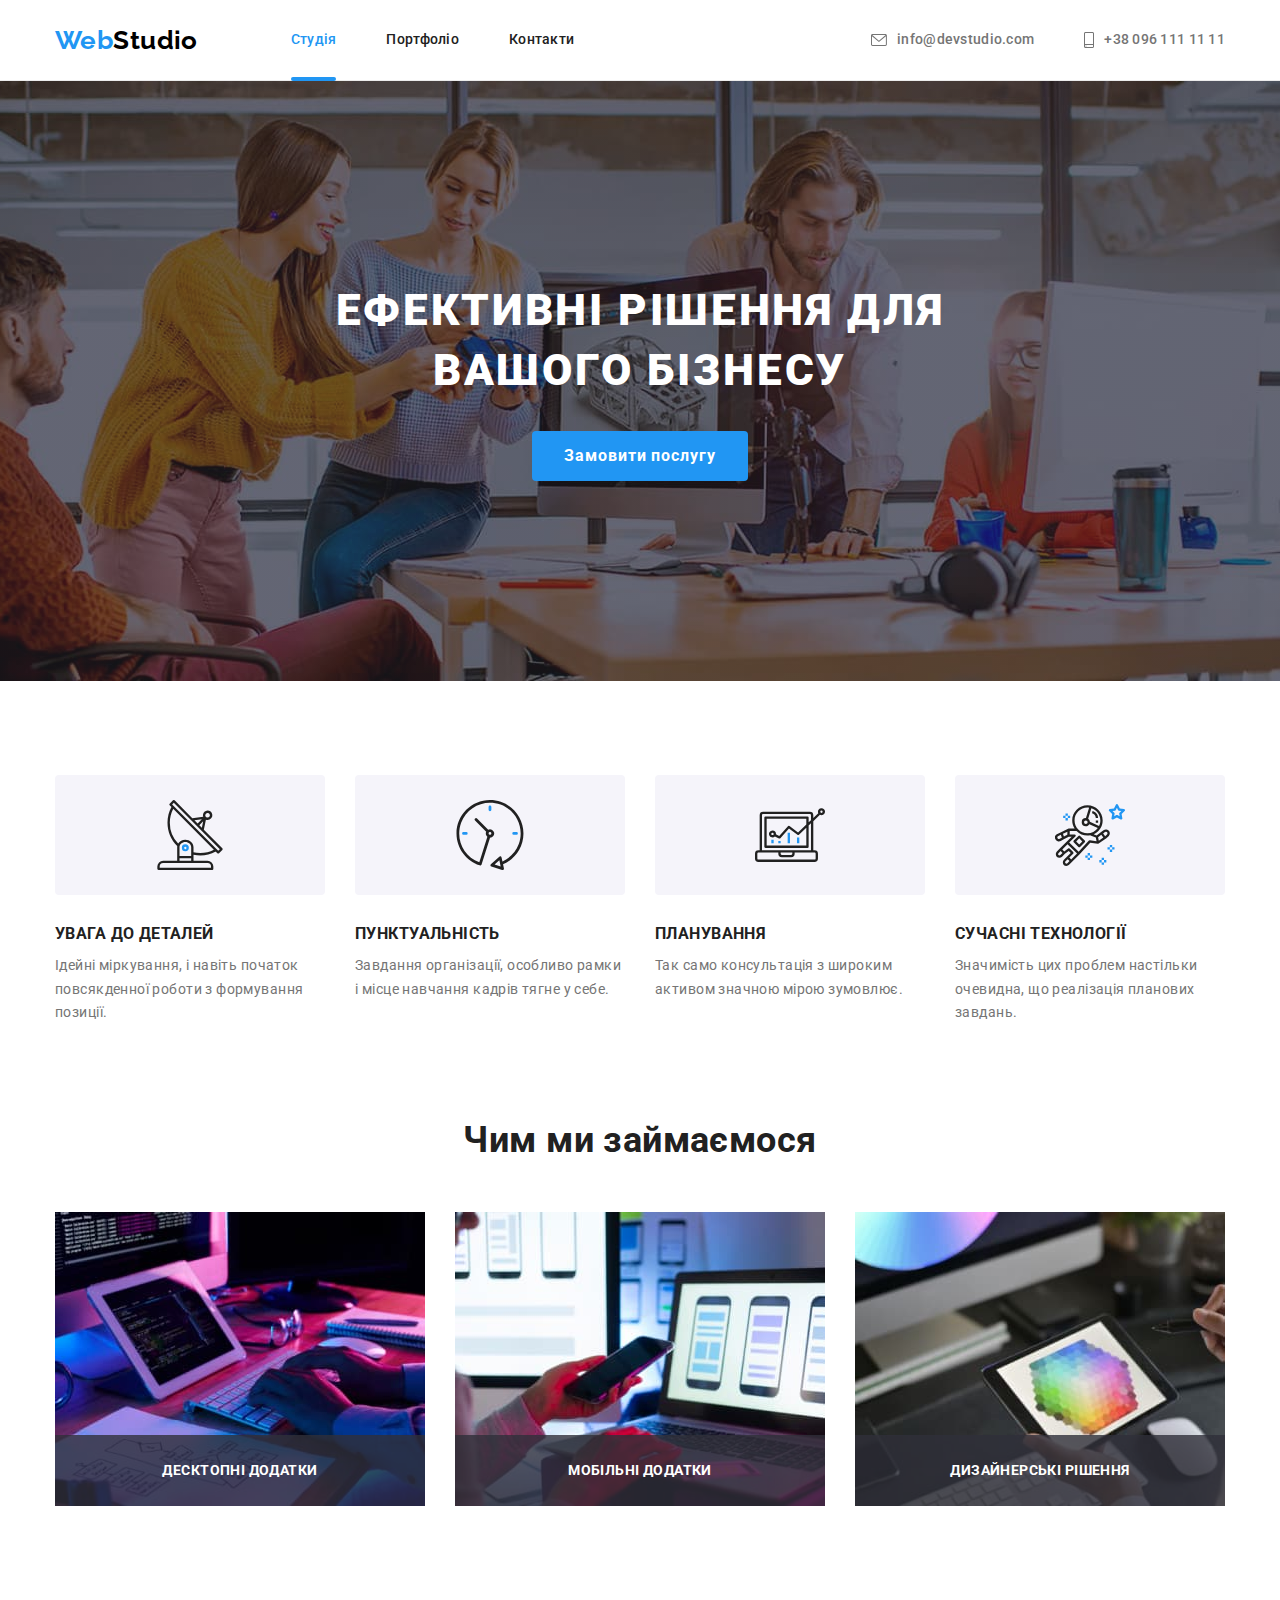
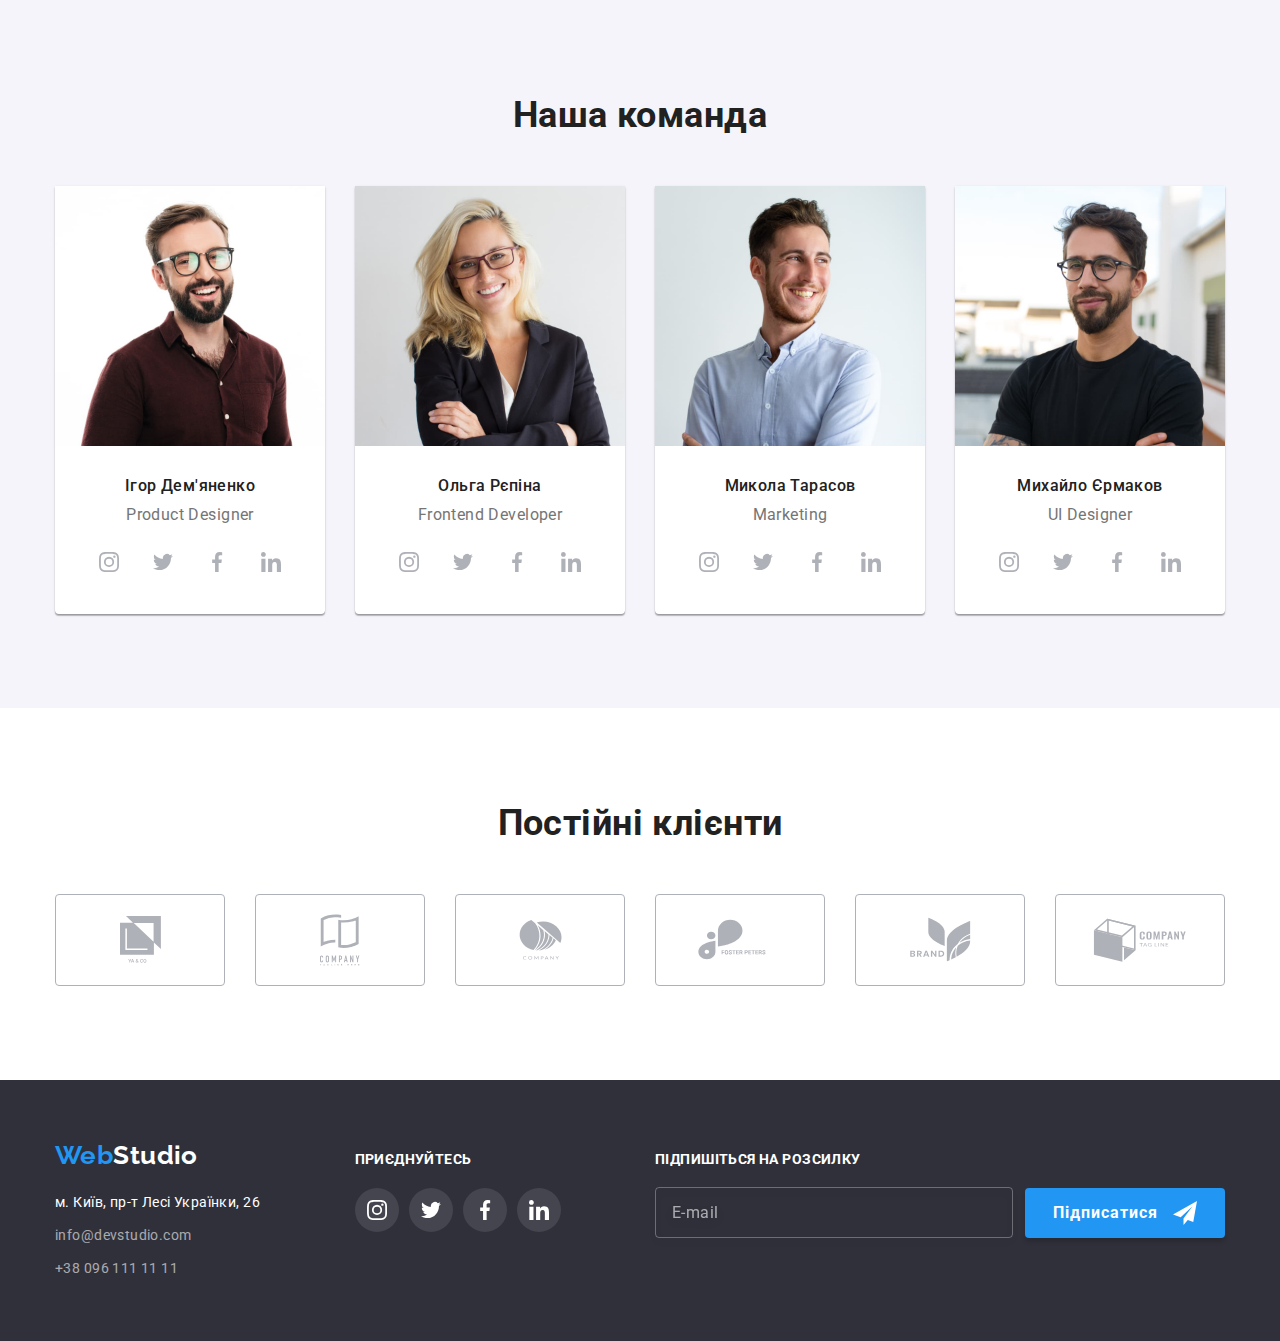
<file: index.html>
<!DOCTYPE html>
<html lang="uk">
  <head>
    <meta charset="UTF-8" />
    <meta http-equiv="X-UA-Compatible" content="IE=edge" />
    <meta name="viewport" content="width=device-width, initial-scale=1.0" />
    <title>Студія</title>
    <!-- Спочатку шрифти -->
    <link rel="preconnect" href="https://fonts.googleapis.com" />
    <link rel="preconnect" href="https://fonts.gstatic.com" crossorigin />
    <link
      href="https://fonts.googleapis.com/css2?family=Raleway:wght@700&family=Roboto:wght@400;500;700;900&display=swap"
      rel="stylesheet"
    />
    <!-- Потім нормалізатор -->
    <link
      rel="stylesheet"
      href="https://cdnjs.cloudflare.com/ajax/libs/modern-normalize/1.1.0/modern-normalize.min.css"
    />
    <!-- Потім свої стилі -->
    <link rel="stylesheet" href="./css/styles.css" />
  </head>

  <body>
    <!-- ========== ХЕДЕР =========== -->
    <header class="heder-border">
      <div class="contaner header-nav">
        <nav>
          <a class="logo" href="#">Web<span>Studio</span></a>
          <ul class="site-nav">
            <li><a class="current" href="#">Студія</a></li>
            <li><a href="./portfolio.html">Портфоліо</a></li>
            <li><a href="#">Контакти</a></li>
          </ul>
        </nav>
        <ul class="auth-nav">
          <li>
            <a href="mailto:info@devstudio.com">
              <svg aria-label="іконка електронної пошти" width="16" height="12">
                <use href="./images/sprite.svg#email"></use>
              </svg>
              info@devstudio.com</a
            >
          </li>
          <li>
            <a href="tel:+380961111111">
              <svg aria-label="іконка мобільного телефону" width="10" height="16">
                <use href="./images/sprite.svg#smartphone"></use>
              </svg>

              +38 096 111 11 11</a
            >
          </li>
        </ul>
      </div>
    </header>
    <main>
      <!-- ========== ГЕРОЙ =========== -->
      <section class="section hero">
        <div class="contaner">
          <h1 class="hero-title">Ефективні рішення для вашого бізнесу</h1>
          <button class="button active" data-modal-open type="button">Замовити послугу</button>
        </div>
      </section>
      <div class="hero-bg"></div>

      <!-- ========== НАШІ ПЕРЕВАГИ =========== -->
      <section class="section features">
        <div class="contaner">
          <h2 class="visually-hidden">Наші переваги</h2>
          <ul class="feature-list">
            <li>
              <div class="feature-icon">
                <svg width="70" height="70">
                  <use href="./images/sprite.svg#antenna"></use>
                </svg>
              </div>
              <h3 class="title">Увага до деталей</h3>
              <p class="text">
                Ідейні міркування, і навіть початок повсякденної роботи з формування позиції.
              </p>
            </li>
            <li>
              <div class="feature-icon">
                <svg width="70" height="70">
                  <use href="./images/sprite.svg#clock"></use>
                </svg>
              </div>
              <h3 class="title">Пунктуальність</h3>
              <p class="text">
                Завдання організації, особливо рамки і місце навчання кадрів тягне у себе.
              </p>
            </li>
            <li>
              <div class="feature-icon">
                <svg width="70" height="70">
                  <use href="./images/sprite.svg#diagram"></use>
                </svg>
              </div>
              <h3 class="title">Планування</h3>
              <p class="text">Так само консультація з широким активом значною мірою зумовлює.</p>
            </li>
            <li>
              <div class="feature-icon">
                <svg width="70" height="70">
                  <use href="./images/sprite.svg#astronaut"></use>
                </svg>
              </div>
              <h3 class="title">Сучасні технології</h3>
              <p class="text">
                Значимість цих проблем настільки очевидна, що реалізація планових завдань.
              </p>
            </li>
          </ul>
        </div>
      </section>

      <!-- ========== ЧИМ МИ ЗАЙМАЄМОСЯ =========== -->
      <section class="section work">
        <div class="contaner">
          <h2 class="section-title">Чим ми займаємося</h2>
          <ul class="work list">
            <li>
              <img
                src="./images/img1.jpg"
                alt="Руки на клавіатурі перед планшетом і монітором"
                width="370"
              />
              <p>Десктопні додатки</p>
            </li>
            <li>
              <img
                src="./images/img2.jpg"
                alt="Рука зі смартфоном на фоні ноутбука із зображенням смартфона"
                width="370"
              />
              <p>Мобільні додатки</p>
            </li>
            <li>
              <img
                src="./images/img3.jpg"
                alt="Планшет з кольоровою гамою в руці, за ним - монітор"
                width="370"
              />
              <p>Дизайнерські рішення</p>
            </li>
          </ul>
        </div>
      </section>

      <!-- ========== НАША КОМАНДА =========== -->
      <section class="section team-bg">
        <div class="contaner">
          <h2 class="section-title">Наша команда</h2>
          <ul class="team-list">
            <li>
              <img src="./images/member1.jpg" alt="Фото Ігора Дем'яненка" width="270" />
              <h3 class="title">Ігор Дем'яненко</h3>
              <p>Product Designer</p>
              <ul class="social-list">
                <li>
                  <a class="social-link" href="#">
                    <svg aria-label="іконка інстаграму" class="social-icon" width="20" height="20">
                      <use href="./images/sprite.svg#instagram"></use>
                    </svg>
                  </a>
                </li>
                <li>
                  <a class="social-link" href="#">
                    <svg aria-label="іконка твітеру" class="social-icon" width="20" height="20">
                      <use href="./images/sprite.svg#twitter"></use>
                    </svg>
                  </a>
                </li>
                <li>
                  <a class="social-link" href="#">
                    <svg aria-label="іконка фейсбуку" class="social-icon" width="20" height="20">
                      <use href="./images/sprite.svg#facebook"></use>
                    </svg>
                  </a>
                </li>
                <li>
                  <a class="social-link" href="#">
                    <svg aria-label="іконка лінкед-ін" class="social-icon" width="20" height="20">
                      <use href="./images/sprite.svg#linkedin"></use>
                    </svg>
                  </a>
                </li>
              </ul>
            </li>
            <li>
              <img src="./images/member2.jpg" alt="Фото Ольги Рєпіної" width="270" />
              <h3 class="title">Ольга Рєпіна</h3>
              <p>Frontend Developer</p>
              <ul class="social-list">
                <li>
                  <a class="social-link" href="#">
                    <svg aria-label="іконка інстаграму" class="social-icon" width="20" height="20">
                      <use href="./images/sprite.svg#instagram"></use>
                    </svg>
                  </a>
                </li>
                <li>
                  <a class="social-link" href="#">
                    <svg aria-label="іконка твітеру" class="social-icon" width="20" height="20">
                      <use href="./images/sprite.svg#twitter"></use>
                    </svg>
                  </a>
                </li>
                <li>
                  <a class="social-link" href="#">
                    <svg aria-label="іконка фейсбуку" class="social-icon" width="20" height="20">
                      <use href="./images/sprite.svg#facebook"></use>
                    </svg>
                  </a>
                </li>
                <li>
                  <a class="social-link" href="#">
                    <svg aria-label="іконка лінкед-ін" class="social-icon" width="20" height="20">
                      <use href="./images/sprite.svg#linkedin"></use>
                    </svg>
                  </a>
                </li>
              </ul>
            </li>
            <li>
              <img src="./images/member3.jpg" alt="Фото Миколи Тарасова" width="270" />
              <h3 class="title">Микола Тарасов</h3>
              <p>Marketing</p>
              <ul class="social-list">
                <li>
                  <a class="social-link" href="#">
                    <svg aria-label="іконка інстаграму" class="social-icon" width="20" height="20">
                      <use href="./images/sprite.svg#instagram"></use>
                    </svg>
                  </a>
                </li>
                <li>
                  <a class="social-link" href="#">
                    <svg aria-label="іконка твітеру" class="social-icon" width="20" height="20">
                      <use href="./images/sprite.svg#twitter"></use>
                    </svg>
                  </a>
                </li>
                <li>
                  <a class="social-link" href="#">
                    <svg aria-label="іконка фейсбуку" class="social-icon" width="20" height="20">
                      <use href="./images/sprite.svg#facebook"></use>
                    </svg>
                  </a>
                </li>
                <li>
                  <a class="social-link" href="#">
                    <svg aria-label="іконка лінкед-ін" class="social-icon" width="20" height="20">
                      <use href="./images/sprite.svg#linkedin"></use>
                    </svg>
                  </a>
                </li>
              </ul>
            </li>
            <li>
              <img src="./images/member4.jpg" alt="Фото Михайла Єрмакова" width="270" />
              <h3 class="title">Михайло Єрмаков</h3>
              <p>UI Designer</p>
              <ul class="social-list">
                <li>
                  <a class="social-link" href="#">
                    <svg aria-label="іконка інстаграм" class="social-icon" width="20" height="20">
                      <use href="./images/sprite.svg#instagram"></use>
                    </svg>
                  </a>
                </li>
                <li>
                  <a class="social-link" href="#">
                    <svg aria-label="іконка твітеру" class="social-icon" width="20" height="20">
                      <use href="./images/sprite.svg#twitter"></use>
                    </svg>
                  </a>
                </li>
                <li>
                  <a class="social-link" href="#">
                    <svg aria-label="іконка фейсбуку" class="social-icon" width="20" height="20">
                      <use href="./images/sprite.svg#facebook"></use>
                    </svg>
                  </a>
                </li>
                <li>
                  <a class="social-link" href="#">
                    <svg aria-label="іконка лінкед-ін" class="social-icon" width="20" height="20">
                      <use href="./images/sprite.svg#linkedin"></use>
                    </svg>
                  </a>
                </li>
              </ul>
            </li>
          </ul>
        </div>
      </section>

      <!-- ========== ПОСТІЙНІ КЛІЄНТИ =========== -->
      <section class="section">
        <div class="contaner">
          <h2 class="section-title">Постійні клієнти</h2>
          <ul class="clients-list">
            <li>
              <a class="clients-link" href="#">
                <svg aria-label="іконка клієнта-1" class="clients-icon" width="41" height="47">
                  <use href="./images/sprite.svg#client-a"></use>
                </svg>
              </a>
            </li>
            <li>
              <a class="clients-link" href="#">
                <svg aria-label="іконка клієнта-2" class="clients-icon" width="40" height="52">
                  <use href="./images/sprite.svg#client-b"></use>
                </svg>
              </a>
            </li>
            <li>
              <a class="clients-link" href="#">
                <svg aria-label="іконка клієнта-3" class="clients-icon" width="43" height="41">
                  <use href="./images/sprite.svg#client-c"></use>
                </svg>
              </a>
            </li>
            <li>
              <a class="clients-link" href="#">
                <svg aria-label="іконка клієнта-4" class="clients-icon" width="84" height="41">
                  <use href="./images/sprite.svg#client-d"></use>
                </svg>
              </a>
            </li>
            <li>
              <a class="clients-link" href="#">
                <svg aria-label="іконка клієнта-5" class="clients-icon" width="63" height="45">
                  <use href="./images/sprite.svg#client-e"></use>
                </svg>
              </a>
            </li>
            <li>
              <a class="clients-link" href="#">
                <svg aria-label="іконка клієнта-6" class="clients-icon" width="94" height="44">
                  <use href="./images/sprite.svg#client-f"></use>
                </svg>
              </a>
            </li>
          </ul>
        </div>
      </section>
    </main>

    <!-- ========== ФУТЕР =========== -->
    <footer class="footer">
      <div class="contaner">
        <div class="footer-links">
          <div>
            <a class="logo" href="#">Web<span>Studio</span></a>
            <address>
              <ul class="list">
                <li>
                  <a
                    class="adress"
                    href="https://goo.gl/maps/CPtrU1FHBa2aNyZL9"
                    target="_blank"
                    rel="noopener noreferrer nofollow"
                  >
                    м. Київ, пр-т Лесі Українки, 26</a
                  >
                </li>
                <li><a class="contacts" href="mailto:info@devstudio.com">info@devstudio.com</a></li>
                <li><a class="contacts" href="tel:+380961111111">+38 096 111 11 11</a></li>
              </ul>
            </address>
          </div>

          <div>
            <h3 class="join">приєднуйтесь</h3>
            <ul class="social-list-footer">
              <li>
                <a class="social-link-footer" href="#">
                  <svg aria-label="іконка інстаграму" class="social-icon" width="20" height="20">
                    <use href="./images/sprite.svg#instagram"></use>
                  </svg>
                </a>
              </li>
              <li>
                <a class="social-link-footer" href="#">
                  <svg aria-label="іконка твітеру" class="social-icon" width="20" height="20">
                    <use href="./images/sprite.svg#twitter"></use>
                  </svg>
                </a>
              </li>
              <li>
                <a class="social-link-footer" href="#">
                  <svg aria-label="іконка фейсбуку" class="social-icon" width="20" height="20">
                    <use href="./images/sprite.svg#facebook"></use>
                  </svg>
                </a>
              </li>
              <li>
                <a class="social-link-footer" href="#">
                  <svg aria-label="іконка лінкед-ін" class="social-icon" width="20" height="20">
                    <use href="./images/sprite.svg#linkedin"></use>
                  </svg>
                </a>
              </li>
            </ul>
          </div>

          <form class="subscribe-form">
            <label
              >Підпишіться на розсилку
              <input
                type="email"
                class="email"
                name="subscribe-email"
                placeholder="E-mail"
                required
            /></label>
            <button class="submit" type="submit">
              Підписатися
              <svg aria-label="іконка літачка" class="submit-icon" width="24" height="24">
                <use href="./images/icon.svg#send"></use>
              </svg>
            </button>
          </form>
        </div>
      </div>
    </footer>

    <!-- ========== МОДАЛЬНЕ ВІКНО =========== -->

    <div class="backdrop is-hidden" data-modal>
      <div class="modal">
        <!-- іконка закриття модального вікна -->
        <button class="modal-icon-close" data-modal-close>
          <svg aria-label="іконка закриття вікна" width="18" height="18">
            <use href="./images/sprite.svg#close"></use>
          </svg>
        </button>

        <form class="modal-form">
          <p>Залиште свої дані, ми вам передзвонимо</p>

          <label for="modal-form-name">Ім'я</label>
          <div>
            <input
              type="text"
              class="modal-form-input"
              name="name"
              id="modal-form-name"
              required
              pattern="[a-zA-Zа-яА-ЯіІїЇ`ʼ]+"
            />
            <svg aria-label="іконка контакта" class="name icon" width="18" height="18">
              <use href="./images/icon.svg#person"></use>
            </svg>
          </div>

          <label class="modal-label" for="modal-form-tel">Телефон</label>
          <div>
            <input
              type="tel"
              class="modal-form-input"
              name="tel"
              id="modal-form-tel"
              required
              pattern="[0-9]{3}-[0-9]{3}-[0-9]{2}-[0-9]{2}"
              title="xxx-xxx-xx-xx"
            />
            <svg aria-label="іконка телефону" class="tel icon" width="18" height="18">
              <use href="./images/icon.svg#phone"></use>
            </svg>
          </div>

          <label class="modal-label" for="modal-form-email">Пошта</label>
          <div>
            <input
              type="email"
              class="modal-form-input"
              name="email"
              id="modal-form-email"
              required
            />
            <svg aria-label="іконка листа" class="email icon" width="18" height="18">
              <use href="./images/icon.svg#email"></use>
            </svg>
          </div>

          <label class="modal-label" for="modal-form-text">Коментар</label>
          <textarea
            name="modal-form-text"
            class="modal-form-text"
            placeholder="Введіть текст"
            id="modal-form-text"
          ></textarea>

          <div>
            <label class="modal-form-agreemen-label">
              <input
                class="checkbox visually-hidden"
                type="checkbox"
                name="modal-form-agreement"
                value="agreement"
                required
              />
              <svg class="checkbox-icon" aria-label="іконка чекбоксу" width="16" height="15">
                <use class="modal-form-own-checkbox-icon" href="./images/icon.svg#check"></use>
              </svg>
              Погоджуюся з розсилкою та приймаю&nbsp;<a href="#">Умови договору</a>
            </label>
          </div>

          <button type="submit" class="modal-form-submit-btn">Відправити</button>
        </form>
      </div>
    </div>
    <script src="./js/modal.js"></script>
  </body>
</html>
</file>
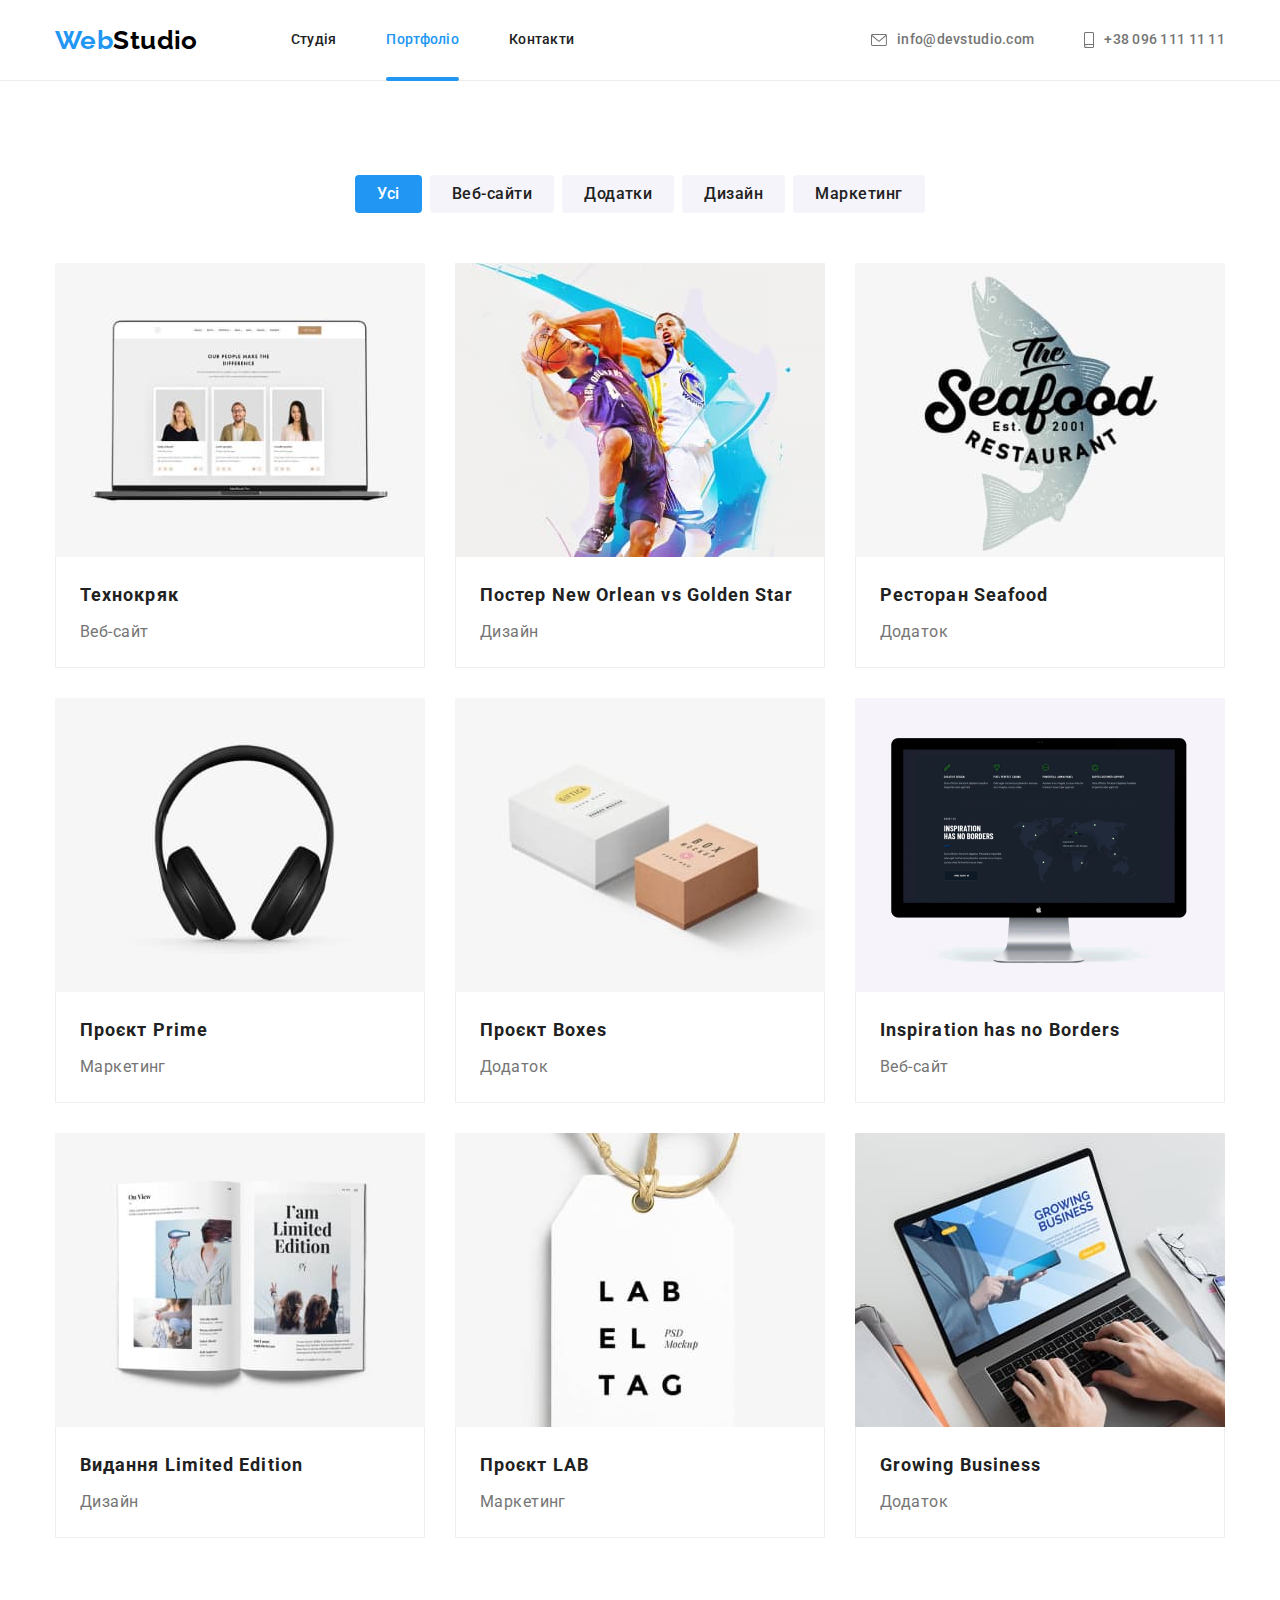
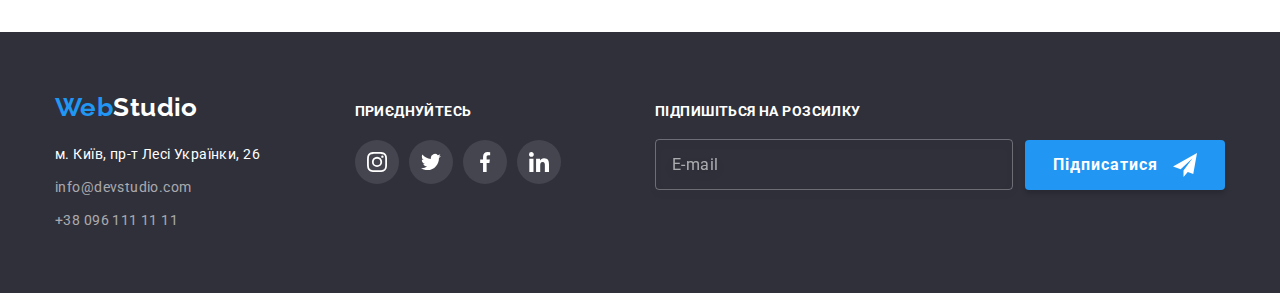
<file: portfolio.html>
<!DOCTYPE html>
<html lang="uk">
  <head>
    <meta charset="UTF-8" />
    <meta http-equiv="X-UA-Compatible" content="IE=edge" />
    <meta name="viewport" content="width=device-width, initial-scale=1.0" />
    <title>Портфоліо</title>
    <!-- Спочатку шрифти -->
    <link rel="preconnect" href="https://fonts.googleapis.com" />
    <link rel="preconnect" href="https://fonts.gstatic.com" crossorigin />
    <link
      href="https://fonts.googleapis.com/css2?family=Raleway:wght@700&family=Roboto:wght@400;500;700;900&display=swap"
      rel="stylesheet"
    />
    <!-- Потім нормалізатор -->
    <link
      rel="stylesheet"
      href="https://cdnjs.cloudflare.com/ajax/libs/modern-normalize/1.1.0/modern-normalize.min.css"
    />
    <!-- Потім свої стилі -->
    <link rel="stylesheet" href="./css/styles.css" />
  </head>
  <body>
    <!-- ========== ХЕДЕР =========== -->
    <header class="heder-border">
      <div class="contaner header-nav">
        <nav>
          <a class="logo" href="./index.html">Web<span>Studio</span></a>
          <ul class="site-nav">
            <li><a href="./index.html">Студія</a></li>
            <li><a class="current" href="#">Портфоліо</a></li>
            <li><a href="#">Контакти</a></li>
          </ul>
        </nav>
        <ul class="auth-nav">
          <li>
            <a href="mailto:info@devstudio.com">
              <svg width="16" height="12">
                <use href="./images/sprite.svg#email"></use>
              </svg>
              info@devstudio.com</a
            >
          </li>
          <li>
            <a href="tel:+380961111111">
              <svg width="10" height="16">
                <use href="./images/sprite.svg#smartphone"></use>
              </svg>

              +38 096 111 11 11</a
            >
          </li>
        </ul>
      </div>
    </header>
    <main>
      <!-- ========== ПОРТФОЛІО =========== -->
      <section class="section portfolio-list">
        <div class="contaner">
          <h1 class="visually-hidden">Портфоліо</h1>
          <ul class="button-filter">
            <li>
              <button class="button active" type="button">Усі</button>
            </li>
            <li>
              <button class="button passive" type="button">Веб-сайти</button>
            </li>
            <li>
              <button class="button passive" type="button">Додатки</button>
            </li>
            <li>
              <button class="button passive" type="button">Дизайн</button>
            </li>
            <li>
              <button class="button passive" type="button">Маркетинг</button>
            </li>
          </ul>

          <ul class="project-list">
            <li>
              <a class="project-link" href="#">
                <div class="project-card-overlay">
                  <img
                    src="./images/portfolio/portfolio-1.jpg"
                    alt="Три фотографії людей на екрані ноутбука"
                  />
                  <p>
                    Ресурс пропонує комплексні пропозиції з різним рівнем функціоналу та сервісів.
                    Все це дозволить відвідувачу отримати вичерпні відомості про компанію чи
                    приватну особу.
                  </p>
                </div>

                <div class="card-discription">
                  <h2>Технокряк</h2>
                  <p>Веб-сайт</p>
                </div>
              </a>
            </li>

            <li>
              <a class="project-link" href="#">
                <div class="project-card-overlay">
                  <img
                    src="./images/portfolio/portfolio-2.jpg"
                    alt="Двоє чоловіків грають в баскетбол"
                  />
                  <p>
                    Ресурс пропонує комплексні пропозиції з різним рівнем функціоналу та сервісів.
                    Все це дозволить відвідувачу отримати вичерпні відомості про компанію чи
                    приватну особу.
                  </p>
                </div>
                <div class="card-discription">
                  <h2>Постер New Orlean vs Golden Star</h2>
                  <p>Дизайн</p>
                </div>
              </a>
            </li>

            <li>
              <a class="project-link" href="#">
                <div class="project-card-overlay">
                  <img
                    src="./images/portfolio/portfolio-3.jpg"
                    alt="Логотип ресторану морепродуктів"
                  />
                  <p>
                    Ресурс пропонує комплексні пропозиції з різним рівнем функціоналу та сервісів.
                    Все це дозволить відвідувачу отримати вичерпні відомості про компанію чи
                    приватну особу.
                  </p>
                </div>
                <div class="card-discription">
                  <h2>Ресторан Seafood</h2>
                  <p>Додаток</p>
                </div>
              </a>
            </li>

            <li>
              <a class="project-link" href="#">
                <div class="project-card-overlay">
                  <img
                    src="./images/portfolio/portfolio-4.jpg"
                    alt="Великі чорні навушники на білому фоні"
                  />
                  <p>
                    Ресурс пропонує комплексні пропозиції з різним рівнем функціоналу та сервісів.
                    Все це дозволить відвідувачу отримати вичерпні відомості про компанію чи
                    приватну особу.
                  </p>
                </div>
                <div class="card-discription">
                  <h2>Проєкт Prime</h2>
                  <p>Маркетинг</p>
                </div>
              </a>
            </li>

            <li>
              <a class="project-link" href="#">
                <div class="project-card-overlay">
                  <img
                    src="./images/portfolio/portfolio-5.jpg"
                    alt="Біла і коричнева картонна коробка лежать попуч"
                  />
                  <p>
                    Ресурс пропонує комплексні пропозиції з різним рівнем функціоналу та сервісів.
                    Все це дозволить відвідувачу отримати вичерпні відомості про компанію чи
                    приватну особу.
                  </p>
                </div>
                <div class="card-discription">
                  <h2>Проєкт Boxes</h2>
                  <p>Додаток</p>
                </div>
              </a>
            </li>

            <li>
              <a class="project-link" href="#">
                <div class="project-card-overlay">
                  <img
                    src="./images/portfolio/portfolio-6.jpg"
                    alt="Чорний монітор з зображенням відкритого сайту"
                  />
                  <p>
                    Ресурс пропонує комплексні пропозиції з різним рівнем функціоналу та сервісів.
                    Все це дозволить відвідувачу отримати вичерпні відомості про компанію чи
                    приватну особу.
                  </p>
                </div>
                <div class="card-discription">
                  <h2>Inspiration has no Borders</h2>
                  <p>Веб-сайт</p>
                </div>
              </a>
            </li>

            <li>
              <a class="project-link" href="#">
                <div class="project-card-overlay">
                  <img src="./images/portfolio/portfolio-7.jpg" alt="Фото розкритого журналу" />
                  <p>
                    Ресурс пропонує комплексні пропозиції з різним рівнем функціоналу та сервісів.
                    Все це дозволить відвідувачу отримати вичерпні відомості про компанію чи
                    приватну особу.
                  </p>
                </div>

                <div class="card-discription">
                  <h2>Видання Limited Edition</h2>
                  <p>Дизайн</p>
                </div>
              </a>
            </li>

            <li>
              <a class="project-link" href="#">
                <div class="project-card-overlay">
                  <img
                    src="./images/portfolio/portfolio-8.jpg"
                    alt="Біла бірка з написом назви проекту"
                  />
                  <p>
                    Ресурс пропонує комплексні пропозиції з різним рівнем функціоналу та сервісів.
                    Все це дозволить відвідувачу отримати вичерпні відомості про компанію чи
                    приватну особу.
                  </p>
                </div>
                <div class="card-discription">
                  <h2>Проєкт LAB</h2>
                  <p>Маркетинг</p>
                </div>
              </a>
            </li>

            <li>
              <a class="project-link" href="#">
                <div class="project-card-overlay">
                  <img
                    src="./images/portfolio/portfolio-9.jpg"
                    alt="Руки на клавіатурі ноутбука, відкрита сторінка сайту"
                  />
                  <p>
                    Ресурс пропонує комплексні пропозиції з різним рівнем функціоналу та сервісів.
                    Все це дозволить відвідувачу отримати вичерпні відомості про компанію чи
                    приватну особу.
                  </p>
                </div>
                <div class="card-discription">
                  <h2>Growing Business</h2>
                  <p>Додаток</p>
                </div>
              </a>
            </li>
          </ul>
        </div>
      </section>
    </main>

    <!-- ========== ФУТЕР =========== -->
    <footer class="footer">
      <div class="contaner">
        <div class="footer-links">
          <div>
            <a class="logo" href="./index.html">Web<span>Studio</span></a>
            <address>
              <ul class="list">
                <li>
                  <a
                    class="adress"
                    href="https://goo.gl/maps/CPtrU1FHBa2aNyZL9"
                    target="_blank"
                    rel="noopener noreferrer nofollow"
                  >
                    м. Київ, пр-т Лесі Українки, 26</a
                  >
                </li>
                <li><a class="contacts" href="mailto:info@devstudio.com">info@devstudio.com</a></li>
                <li><a class="contacts" href="tel:+380961111111">+38 096 111 11 11</a></li>
              </ul>
            </address>
          </div>

          <div>
            <h3 class="join">приєднуйтесь</h3>
            <ul class="social-list-footer">
              <li>
                <a class="social-link-footer" href="#">
                  <svg aria-label="іконка інстаграму" class="social-icon" width="20" height="20">
                    <use href="./images/sprite.svg#instagram"></use>
                  </svg>
                </a>
              </li>
              <li>
                <a class="social-link-footer" href="#">
                  <svg aria-label="іконка твітеру" class="social-icon" width="20" height="20">
                    <use href="./images/sprite.svg#twitter"></use>
                  </svg>
                </a>
              </li>
              <li>
                <a class="social-link-footer" href="#">
                  <svg aria-label="іконка фейсбуку" class="social-icon" width="20" height="20">
                    <use href="./images/sprite.svg#facebook"></use>
                  </svg>
                </a>
              </li>
              <li>
                <a class="social-link-footer" href="#">
                  <svg aria-label="іконка лінкед-ін" class="social-icon" width="20" height="20">
                    <use href="./images/sprite.svg#linkedin"></use>
                  </svg>
                </a>
              </li>
            </ul>
          </div>

          <form class="subscribe-form">
            <label
              >Підпишіться на розсилку
              <input
                type="email"
                class="email"
                name="subscribe-email"
                placeholder="E-mail"
                required /></label
            ><button class="submit" type="submit">
              Підписатися
              <svg aria-label="іконка літачка" class="submit-icon" width="24" height="24">
                <use href="./images/icon.svg#send"></use>
              </svg>
            </button>
          </form>
        </div>
      </div>
    </footer>
  </body>
</html>
</file>
<file: css/styles.css>
/* ===== ОБНУЛЕННЯ ===== */
ul,
ol {
  list-style: none;
  padding: 0;
  margin: 0;
}

a {
  text-decoration: none;
}

img {
  display: block;
  max-width: 100%;
  height: auto;
}

.button {
  cursor: pointer;
}

h1,
h2,
h3,
h4,
h5,
h6,
p {
  margin-top: 0;
  margin-bottom: 0;
}
/* ===== /ОБНУЛЕННЯ ===== */

:root {
  --primery-text-color: #212121;
  --secondary-text-color: #757575;
  --footer-contacts-color: rgba(255, 255, 255, 0.6);
  --accent-color: #2196f3;

  --primery-bg-color: #ffffff;
  --secondary-bg-color: #2f303a;

  --logo-text-black: #000000;
  --taam-bg-color: #f5f4fa;
  --btn-passive-bg-color: #f5f4fa;

  --project-list-border-color: #eeeeee;

  --social-icon-fill: #afb1b8;

  --transition_data: 250ms cubic-bezier(0.4, 0, 0.2, 1);
}

body {
  background-color: var(--primery-bg-color);
  color: var(--primery-text-color);
  font-family: 'Roboto', sans-serif;
  font-size: 14px;
  letter-spacing: 0.03em;
}

/* ========== Контейнери і Флексбокси =========== */
.contaner {
  width: 1200px;
  padding-left: 15px;
  padding-right: 15px;
  margin: 0 auto;
}

/* ========== ХЕДЕР =========== */

nav {
  display: flex;
  align-items: center;
}

.header-nav {
  display: flex;
  align-items: center;
}

.heder-border {
  border-bottom: 1px solid #ececec;
}

.logo {
  color: var(--accent-color);
  font-family: 'Raleway', sans-serif;
  font-weight: 700;
  font-size: 26px;
  line-height: 1.19;
}

.logo span {
  color: var(--logo-text-black);
}

.site-nav {
  display: flex;
  align-items: center;
  margin-left: 93px;
}

.site-nav li:not(:last-child) {
  margin-right: 50px;
}

.site-nav a {
  display: block;
  color: var(--primery-text-color);
  font-weight: 500;
  line-height: 1.14;
  letter-spacing: 0.02em;
  padding-top: 32px;
  padding-bottom: 32px;

  transition: color var(--transition_data);
}

.site-nav a:hover,
.site-nav a:focus {
  color: var(--accent-color);
}

.site-nav a.current {
  position: relative;
  color: var(--accent-color);
}

.site-nav a.current::after {
  position: absolute;
  display: block;
  content: '';
  width: 100%;
  height: 4px;
  left: 0;
  bottom: -1px;
  background-color: var(--accent-color);
  border-radius: 2px;
}

.auth-nav {
  display: flex;
  margin-left: auto;
}

.auth-nav li + li {
  margin-left: 50px;
}

.auth-nav svg {
  margin-right: 10px;
  fill: currentColor;
}

.auth-nav a {
  display: flex;
  align-items: center;
  color: var(--secondary-text-color);
  font-weight: 500;
  line-height: 1.14;
  letter-spacing: 0.02em;

  transition: color var(--transition_data);
}

.auth-nav a:hover,
.auth-nav a:focus {
  color: var(--accent-color);
  fill: var(--accent-color);
}

/* ========== ГЕРОЙ =========== */
.section.hero {
  max-width: 1600px;
  height: 600px;
  margin-right: auto;
  margin-left: auto;
  background-size: cover;
  background-repeat: no-repeat;
  background-position: center center;
  background-image: linear-gradient(to right, rgba(47, 48, 58, 0.4), rgba(47, 48, 58, 0.4)),
    url('../images/bg-hero.jpg');
  background-color: #c4c4c4;
  text-align: center;

  padding: 200px 0;
}

.hero-title {
  color: var(--primery-bg-color);
  margin: 0 auto 30px;

  font-weight: 900;
  font-size: 44px;
  line-height: 1.36;

  text-transform: uppercase;
  letter-spacing: 0.06em;
  width: 696px;
}

.hero button {
  min-width: 216px;
  font-weight: 700;
  font-size: 16px;
  line-height: 1.88;
  letter-spacing: 0.06em;
  padding: 10px 32px;
  border-radius: 4px;
  border: 0px;

  transition: background-color var(--transition_data);
}

.hero button:hover,
.hero button:focus {
  background-color: #188ce8;
}

/* ========== КНОПКА =========== */
.button.active {
  color: var(--primery-bg-color);
  background-color: var(--accent-color);
}

.button.passive {
  color: var(--primery-text-color);
  background-color: var(--btn-passive-bg-color);
}

/* ========== НАШІ ПЕРЕВАГИ =========== */

.section.features {
  padding-top: 94px;
}

.section {
  padding-top: 94px;
  padding-bottom: 94px;
}

.visually-hidden {
  position: absolute;
  white-space: nowrap;
  width: 1px;
  height: 1px;
  overflow: hidden;
  border: 0;
  padding: 0;
  clip: rect(0 0 0 0);
  clip-path: inset(50%);
  margin: -1px;
}

.section-title {
  font-size: 36px;
  line-height: 1.17;
  text-align: center;
  margin-bottom: 50px;
}

.feature-list {
  display: flex;
}

.feature-list li {
  width: 270px;
}

.feature-list li:not(:last-child) {
  margin-right: 30px;
}

.feature-icon {
  display: flex;
  justify-content: center;
  align-items: center;
  height: 120px;
  background-color: var(--taam-bg-color);
  border-radius: 4px;
  margin-bottom: 30px;
}

.feature-list .title {
  line-height: 1.14;
  margin-bottom: 10px;
  text-transform: uppercase;
}

.feature-list .text {
  line-height: 1.71;
  color: var(--secondary-text-color);
}

/* ========== ЧИМ МИ ЗАЙМАЄМОСЯ =========== */

.section.work {
  padding-top: 0;
}

.work.list {
  display: flex;
}

.work.list li:not(:last-child) {
  margin-right: 30px;
}

.work.list li {
  position: relative;
}

.work.list p {
  position: absolute;
  display: flex;
  justify-content: center;

  bottom: 0px;
  width: 100%;
  padding-top: 27px;
  padding-bottom: 27px;
  background-color: rgba(47, 48, 58, 0.8);

  font-weight: 700;
  text-transform: uppercase;
  color: var(--primery-bg-color);
}

/* ========== НАША КОМАНДА =========== */

.section.team-bg {
  background-color: var(--taam-bg-color);
  padding-top: 94px;
  margin-bottom: 0;
}

.team-list {
  display: flex;
  text-align: center;
}

.team-list > li {
  background-color: var(--primery-bg-color);
  box-shadow: 0px 1px 3px rgba(0, 0, 0, 0.12), 0px 1px 1px rgba(0, 0, 0, 0.14),
    0px 2px 1px rgba(0, 0, 0, 0.2);
  border-radius: 0px 0px 4px 4px;
}

.team-list > li:not(:last-child) {
  margin-right: 30px;
}

.team-list img {
  padding-bottom: 30px;
}

.team-list .title {
  font-weight: 500;
  font-size: 16px;
  line-height: 1.19;
  margin-bottom: 10px;
}

.team-list p {
  font-size: 16px;
  line-height: 1.19;
  color: var(--secondary-text-color);
  padding-bottom: 16px;
}

.social-list {
  display: flex;
  margin: 0;
  gap: 10px;
  padding-bottom: 30px;
  justify-content: center;
}

.social-link {
  display: flex;
  justify-content: center;
  align-items: center;
  width: 44px;
  height: 44px;
  border-radius: 50%;
  color: var(--social-icon-fill);
  fill: currentColor;

  transition: color var(--transition_data), background-color var(--transition_data);
}

.social-link:hover,
.social-link:focus {
  background-color: var(--accent-color);
  fill: var(--primery-bg-color);
}

/* ========== ПОСТІЙНІ КЛІЄНТИ =========== */

.clients-list {
  display: flex;
  gap: 30px;
}

.clients-link {
  display: flex;
  justify-content: center;
  align-items: center;
  width: 170px;
  height: 92px;
  border: 1px solid var(--social-icon-fill);
  border-radius: 4px;
  color: var(--social-icon-fill);
  fill: currentColor;

  transition: fill var(--transition_data), border-color var(--transition_data);
}

.clients-link:hover,
.clients-link:focus {
  fill: var(--accent-color);
  border-color: var(--accent-color);
}

/* ========== ФУТЕР =========== */
.footer {
  background-color: var(--secondary-bg-color);
  padding: 60px 0;
}
.footer a {
  font-style: normal;
}

.footer .logo {
  color: var(--accent-color);
  display: inline-block;
  margin-bottom: 20px;
}

.footer .logo span,
.footer .adress {
  color: var(--primery-bg-color);
}

.footer .contacts {
  color: var(--footer-contacts-color);

  transition: color var(--transition_data);
}

.footer .contacts:hover,
.footer .contacts:focus {
  color: var(--accent-color);
}

address a {
  line-height: 1.71;
}

address li:not(:last-child) {
  margin-bottom: 9px;
}

.footer-links {
  display: flex;
  align-items: baseline;
  justify-content: space-between;
}

.join {
  font-size: 14px;
  line-height: 1.14;
  text-transform: uppercase;
  color: var(--primery-bg-color);
  margin-bottom: 20px;
}

.social-list-footer {
  display: flex;
  margin: 0;
  gap: 10px;
}

.social-list-footer li {
  width: 44px;
  height: 44px;
}

.social-link-footer {
  display: flex;
  justify-content: center;
  align-items: center;
  width: 100%;
  height: 100%;
  background-color: rgba(255, 255, 255, 0.1);
  border-radius: 50%;
  color: var(--primery-bg-color);
  fill: currentColor;

  transition: background-color var(--transition_data);
}

.social-link-footer:hover,
.social-link-footer:focus {
  background-color: var(--accent-color);
  fill: var(--primery-bg-color);
}

/* Підпишись на розсилку */

.subscribe-form {
  display: flex;
  flex-direction: row;
}

.subscribe-form label {
  font-weight: 700;
  width: 358px;
  text-transform: uppercase;
  color: var(--primery-bg-color);
}

.subscribe-form input {
  margin-top: 20px;
  width: 358px;
  padding: 15px 16px;
  background-color: transparent;
  font-size: 16px;
  line-height: 1.25px;
  color: var(--primery-bg-color);
  letter-spacing: 0.03em;

  border: 1px solid rgba(255, 255, 255, 0.3);
  filter: drop-shadow(0px 4px 4px rgba(0, 0, 0, 0.15));
  border-radius: 4px;
}

.subscribe-form input:focus {
  outline: none;
  border-color: var(--accent-color);
}

.subscribe-form input::placeholder {
  color: var(--footer-contacts-color);
}

.subscribe-form .submit {
  display: flex;
  align-items: center;
  align-self: flex-end;
  cursor: pointer;

  background-color: var(--accent-color);
  width: 200px;
  margin-left: 12px;
  padding: 10px 28px;
  font-weight: 700;
  font-size: 16px;
  line-height: 1.88;
  letter-spacing: 0.06em;
  color: #ffffff;

  box-shadow: 0px 4px 4px rgba(0, 0, 0, 0.15);
  border-radius: 4px;
  border: none;
  transition: color var(--transition_data), background-color var(--transition_data);
}

.submit-icon {
  margin-left: auto;
  fill: var(--primery-bg-color);
  transition: fill var(--transition_data);
}

.submit:hover,
.submit:focus {
  background-color: #188ce8;
}

/* МОДАЛЬНЕ ВІКНО */

.backdrop {
  position: fixed;
  top: 0;
  left: 0;
  width: 100%;
  height: 100%;
  background-color: rgba(0, 0, 0, 0.2);
  z-index: 100;
  transition: opacity var(--transition_data), visibility var(--transition_data);
}

.backdrop.is-hidden {
  opacity: 0;
  visibility: hidden;
  pointer-events: none;
}

.modal {
  position: absolute;
  left: 50%;
  top: 50%;
  transform: translate(-50%, -50%);

  padding: 40px;
  min-width: 528px;
  min-height: 581px;
  background-color: var(--primery-bg-color);

  box-shadow: 0px 1px 3px rgba(0, 0, 0, 0.12), 0px 1px 1px rgba(0, 0, 0, 0.14),
    0px 2px 1px rgba(0, 0, 0, 0.2);
  border-radius: 4px;
}

button.modal-icon-close {
  cursor: pointer;
  display: flex;
  justify-content: center;
  align-items: center;
  padding: 0;

  position: absolute;
  top: 8px;
  right: 8px;

  width: 30px;
  height: 30px;
  border-radius: 50%;
  background-color: transparent;
  border: 1px solid rgba(0, 0, 0, 0.1);
  transition: fill var(--transition_data), border-color var(--transition_data);
}

.modal-form-submit-btn {
  display: flex;
  align-items: center;
  justify-content: center;

  cursor: pointer;
  padding: 10px;
  width: 200px;
  background-color: var(--accent-color);

  font-weight: 700;
  font-size: 16px;
  line-height: 1.88;
  color: #ffffff;
  letter-spacing: 0.06em;

  box-shadow: 0px 4px 4px rgba(0, 0, 0, 0.15);
  border-radius: 4px;
  margin: 30px auto 0px;
  border: none;
  transition: color var(--transition_data), background-color var(--transition_data);
}

.modal-form-submit-btn:hover,
.modal-form-submit-btn:focus {
  background-color: #188ce8;
}

button.modal-icon-close:hover,
button.modal-icon-close:focus {
  fill: var(--accent-color);
}

.modal p {
  font-weight: 700;
  font-size: 20px;
  text-align: center;
  margin-bottom: 12px;
}

.modal-form label:not(:last-child) {
  display: block;
  font-size: 12px;
  line-height: 1.17;
  letter-spacing: 0.01em;
  color: var(--secondary-text-color);
  margin-bottom: 4px;
}

.modal-label {
  margin-top: 10px;
}

.modal-form-input {
  display: block;
  width: 100%;
  height: 40px;
  border: 1px solid rgba(33, 33, 33, 0.2);
  border-radius: 4px;
  padding: 0 42px;
  transition: border-color var(--transition_data);
}

.modal-form input:focus {
  outline: none;
  border-color: var(--accent-color);
}

.modal-form input:focus + .icon {
  fill: var(--accent-color);
}

.checkbox-icon {
  cursor: pointer;
  border: 1px solid var(--primery-text-color);
  border-radius: 2px;
  margin-right: 7px;
  transition: background-color var(--transition_data);
}

.modal-form-own-checkbox-icon {
  display: none;
}

.checkbox:checked + .checkbox-icon {
  background-color: var(--accent-color);
  border: 1px solid var(--accent-color);
}

.checkbox:checked + .checkbox-icon > .modal-form-own-checkbox-icon {
  display: block;
}

.checkbox:focus + .checkbox-icon {
  box-shadow: 0 0 0 2px rgba(0, 0, 255, 0.5);
}

.modal-form-agreemen-label {
  display: flex;
  align-items: center;
  justify-content: center;
  line-height: 1.71;
  color: var(--secondary-text-color);
}

.modal-form-agreemen-label a {
  text-decoration: underline;
  color: var(--accent-color);
}

.modal-form .icon {
  position: absolute;
  left: 12px;
  top: 50%;
  transform: translateY(-50%);
  fill: var(--primery-text-color);
  transition: fill var(--transition_data);
}

.modal-form div {
  position: relative;
}

.modal-form textarea {
  display: block;
  width: 100%;
  height: 120px;
  padding: 12px 16px;
  border: 1px solid rgba(33, 33, 33, 0.2);
  border-radius: 4px;
  margin-bottom: 20px;
  resize: none;
  overflow-y: auto;
  transition: border-color var(--transition_data);
}

.modal-form textarea::placeholder {
  color: rgba(117, 117, 117, 0.5);
}

.modal-form textarea:focus {
  outline: none;
  border-color: var(--accent-color);
}

/* ================================ */
/* ========== ПОРТФОЛІО =========== */
/* ================================ */
.button-filter button {
  font-weight: 500;
  font-size: 16px;
  line-height: 1.63;
  letter-spacing: 0.03em;
  padding: 6px 22px;
  border-radius: 4px;
  border: 0;

  transition: color 250ms cubic-bezier(0.4, 0, 0.2, 1),
    background-color 250ms cubic-bezier(0.4, 0, 0.2, 1),
    box-shadow 250ms cubic-bezier(0.4, 0, 0.2, 1);
}

.button:hover,
.button:focus {
  color: var(--primery-bg-color);
  background-color: var(--accent-color);
  box-shadow: 0px 3px 1px rgba(0, 0, 0, 0.1), 0px 1px 2px rgba(0, 0, 0, 0.08),
    0px 2px 2px rgba(0, 0, 0, 0.12);
}

.project-list {
  display: flex;
  flex-wrap: wrap;
  gap: 30px;
}

.project-list li {
  width: 370px;
}

.project-link {
  display: block;
  transition: box-shadow var(--transition_data);
}

.project-link:hover,
.project-link:focus {
  box-shadow: 0px 1px 1px rgba(0, 0, 0, 0.12), 0px 4px 4px rgba(0, 0, 0, 0.06),
    1px 4px 6px rgba(0, 0, 0, 0.16);
}

.project-list h2 {
  color: var(--primery-text-color);
  font-size: 18px;
  line-height: 2;
  letter-spacing: 0.06em;
  margin-bottom: 4px;
}

.project-list p {
  color: var(--secondary-text-color);
  font-size: 16px;
  line-height: 1.88;
}

.card-discription {
  padding: 20px 24px;
  border: 1px solid var(--project-list-border-color);
  border-top: none;
}

.button-filter {
  display: flex;
  margin-bottom: 50px;
  justify-content: center;
}

.button-filter li:not(:last-child) {
  margin-right: 8px;
}

.project-card-overlay {
  position: relative;
  overflow: hidden;
}

.project-card-overlay p {
  position: absolute;
  top: 100%;
  left: 0;
  width: 100%;
  font-size: 18px;
  line-height: 1.56;
  letter-spacing: 0.03em;
  color: var(--primery-bg-color);
  background-color: rgba(33, 150, 243, 0.9);
  padding: 63px 24px;
  overflow: auto;

  transition: transform var(--transition_data);
}

.project-link:hover .project-card-overlay p,
.project-link:focus .project-card-overlay p {
  transform: translateY(-100%);
}
</file>
